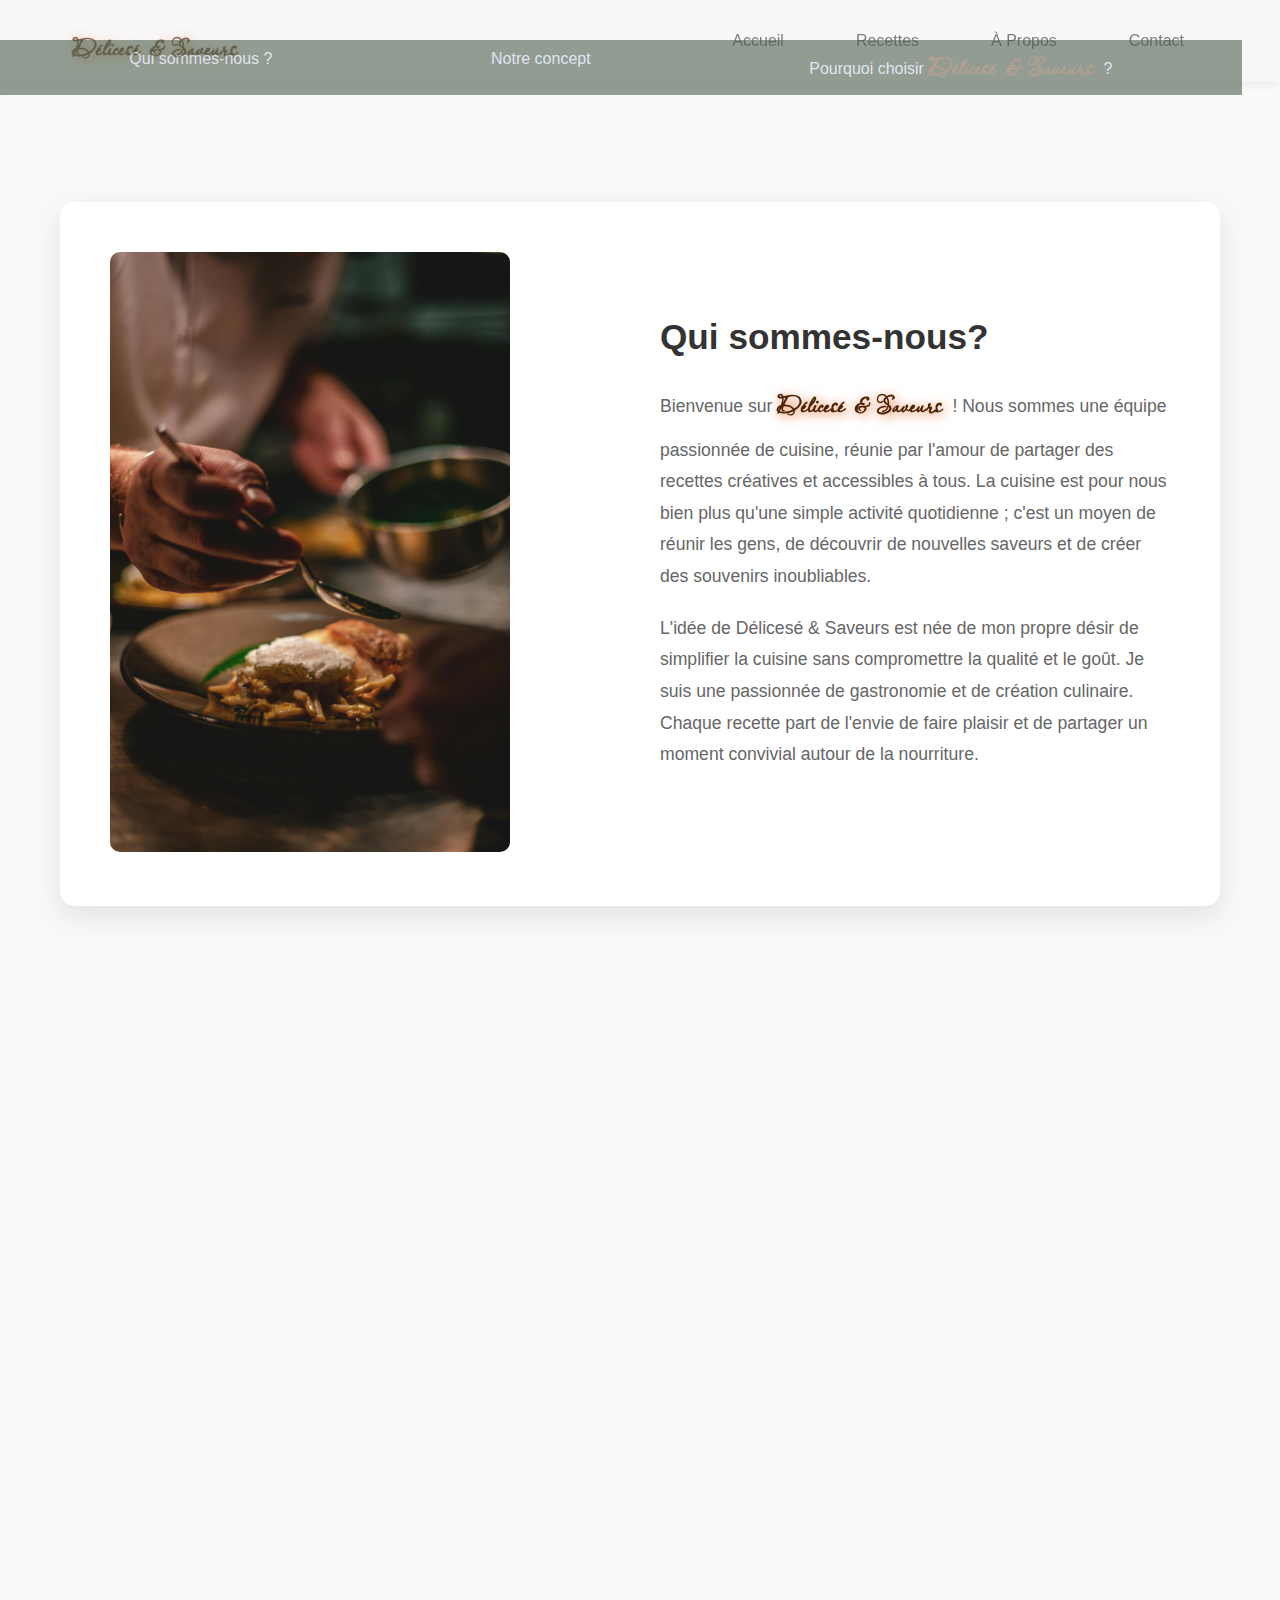
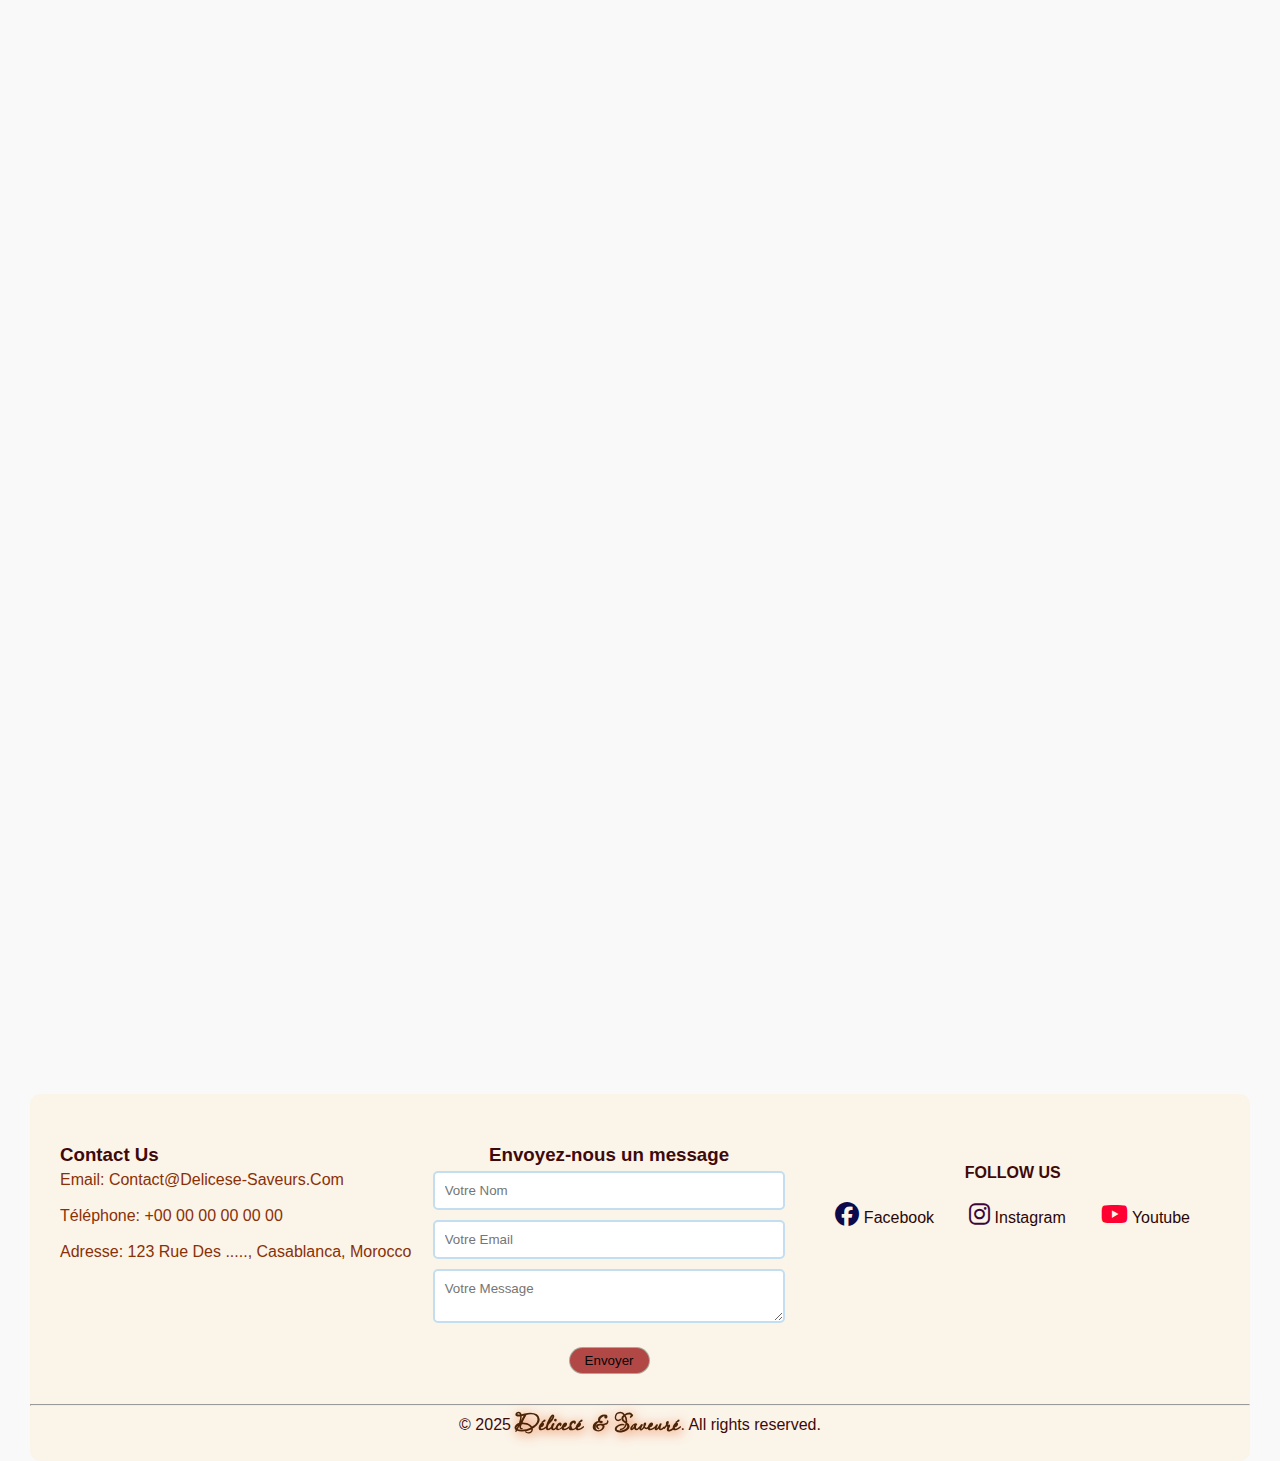
<file: about.html>
<!DOCTYPE html>
<html lang="en">

<head>
    <meta charset="UTF-8">
    <meta name="viewport" content="width=device-width, initial-scale=1.0">
    <title>Document</title>
    <link rel="stylesheet" href="about.css">
    <link rel="preconnect" href="https://fonts.googleapis.com">
    <link rel="preconnect" href="https://fonts.gstatic.com" crossorigin>
    <link href="https://fonts.googleapis.com/css2?family=Fleur+De+Leah&family=Passions+Conflict&display=swap"
        rel="stylesheet">
    <link rel="preconnect" href="https://fonts.googleapis.com">
    <link rel="preconnect" href="https://fonts.gstatic.com" crossorigin>
    <link
        href="https://fonts.googleapis.com/css2?family=Fleur+De+Leah&family=Neonderthaw&family=Passions+Conflict&display=swap"
        rel="stylesheet">
    <link rel="stylesheet" href="https://cdnjs.cloudflare.com/ajax/libs/font-awesome/6.7.2/css/all.min.css"
        integrity="sha512-Evv84Mr4kqVGRNSgIGL/F/aIDqQb7xQ2vcrdIwxfjThSH8CSR7PBEakCr51Ck+w+/U6swU2Im1vVX0SVk9ABhg=="
        crossorigin="anonymous" referrerpolicy="no-referrer" />
</head>

<body>
    <header>
        <div class="header-container">
            <a href="index.html" class="logo">Délicesé & Saveurs</a>
            <!-- 1 nav bar  -->
            <nav class="nav-menu">
                <ul>

                    <li><a href="index.html">Accueil</a></li>
                    <li><a href="recettes.html">Recettes</a></li>
                    <li><a href="#qui_s_n">À Propos</a></li>
                    <li><a href="#">Contact</a></li>
                </ul>
            </nav>
        </div>
        <!-- Deuxième Navbar Fixe -->
        <div class="navbar-bottom">
            <ul>
                <li><a href="#qui_s_n">Qui sommes-nous ?</a></li>
                <li><a href="#concept">Notre concept</a></li>
                <li><a href="#nous_choisir">Pourquoi choisir <span class="logo_1">Délicesé & Saveurs </span>?</a></li>
                <!-- <li><a href="#">Page 4</a></li> -->
            </ul>
        </div>
    </header>
    <div class="container">
        <!-- Section 1 -->
        <section class="section">
            <div class="section-image" id="qui_s_n">
                <img src="nConcept.jpg" alt="Our Team">
            </div>
            <div class="section-content">
                <h2>Qui sommes-nous?</h2>
                <p>Bienvenue sur <span class="logo">Délicesé & Saveurs </span>! Nous sommes une équipe passionnée de
                    cuisine, réunie par l'amour de partager des recettes créatives et accessibles à tous. La cuisine est
                    pour nous bien plus qu'une simple activité quotidienne ; c'est un moyen de réunir les gens, de
                    découvrir
                    de nouvelles saveurs et de créer des souvenirs inoubliables.</p>
                <p>L'idée de Délicesé & Saveurs est née de mon
                    propre désir de simplifier la cuisine sans compromettre la qualité et le goût. Je suis une
                    passionnée de
                    gastronomie et de création culinaire. Chaque recette part de l'envie de faire plaisir et de partager
                    un
                    moment convivial autour de la nourriture.</p>
            </div>
        </section>

        <!-- Section 2 -->
        <section class="section">
            <div class="section-image" id="concept">
                <img src="PNChoisir.jpg" alt="Our Mission">
            </div>
            <div class="section-content">
                <h2>Notre Concept</h2>
                <p>Notre concept repose sur l'idée que la cuisine doit être simple, mais pleine de saveurs. Nous nous
                    inspirons de traditions culinaires du monde entier, en les adaptant à la vie moderne. Nos recettes
                    sont
                    conçues pour être faciles à réaliser, avec des ingrédients que l'on trouve facilement dans le
                    commerce,
                    mais toujours avec une touche créative. Que ce soit pour un dîner rapide en semaine, une occasion
                    spéciale, ou pour impressionner vos invités, nous avons des solutions pour tous les besoins. Chaque
                    recette est pensée pour vous offrir une expérience gustative unique tout en étant pratique et
                    accessible.</p>
            </div>
        </section>

        <!-- Section 3 -->
        <section class="section">
            <div class="section-image" id="nous_choisir">
                <img src="again.jpg" alt="Photo_Espace_travail_Cuisine">
            </div>
            <div class="section-content">
                <h2>Pourquoi nous-choisir?</h2>
                <p><span class="logo">Délicesé & Saveurs</span> est l'endroit idéal pour ceux qui cherchent des recettes
                    simples, délicieuses et inspirantes. Ce qui nous distingue, c'est notre approche conviviale et notre
                    désir de rendre chaque plat accessible, sans sacrifier la qualité.</p>
                <p>Chaque recette est testée pour
                    garantir un résultat savoureux, et nous privilégions des ingrédients naturels et de saison. Que vous
                    soyez débutant en cuisine ou un chef expérimenté, vous trouverez ici des astuces et des idées pour
                    améliorer vos repas du quotidien.</p>
            </div>
        </section>
    </div>

    <footer>
        <div class="footer-container">
            <div class="contact-info">
                <h3 id="contact">Contact Us</h3>
                <ul>
                    <li><a href="mailto:contact@delicese-saveurs.com">Email: contact@delicese-saveurs.com</a></li>
                    <br>
                    <li><a href="#">Téléphone: +00 00 00 00 00 00</a></li>
                    <br>
                    <li><a href="#">Adresse: 123 Rue des ....., Casablanca, Morocco</a></li>
                </ul>
            </div>

            <div class="contact-form">
                <h3>Envoyez-nous un message</h3>
                <form action="#" method="post">
                    <input type="text" placeholder="Votre Nom" required>
                    <input type="email" placeholder="Votre Email" required>
                    <textarea placeholder="Votre Message" required></textarea>
                    <button type="submit">Envoyer</button>
                </form>
            </div>

            <section class="all_2">
                <div class="s_m">
                    <p>Follow Us</p>
                    <ul>
                        <li>
                            <a href="#" class="social-link" id="face">
                                <i class="fa-brands fa-facebook fa-bounce" style="color: rgb(10, 10, 77);"></i> Facebook
                            </a>
                        </li>
                        <li>
                            <a href="#" class="social-link" id="insta">
                                <i class="fa-brands fa-instagram fa-bounce" style="color: rgb(60, 7, 60);"></i>
                                Instagram
                            </a>
                        </li>
                        <li>
                            <a href="#" class="social-link" id="ytb">
                                <i class="fa-brands fa-youtube fa-bounce" style="color: #ff0033;"></i> Youtube
                            </a>
                        </li>
                    </ul>
                </div>
            </section>
        </div>
        <hr>
        <p>&copy; 2025 <a href="my_site_web.html" class="logo">Délicesé & Saveuré</a>. All rights reserved.</p>
    </footer>
    <script>
        // Intersection Observer for scroll animations
        const sections = document.querySelectorAll('.section');

        const observer = new IntersectionObserver((entries) => {
            entries.forEach(entry => {
                if (entry.isIntersecting) {
                    entry.target.classList.add('visible');
                }
            });
        }, { threshold: 0.1 });

        sections.forEach(section => {
            observer.observe(section);
        });

        // Optional: Add smooth scroll behavior
        document.querySelectorAll('a[href^="#"]').forEach(anchor => {
            anchor.addEventListener('click', function (e) {
                e.preventDefault();
                document.querySelector(this.getAttribute('href')).scrollIntoView({
                    behavior: 'smooth'
                });
            });
        });
    </script>
</body>

</html>
</file>
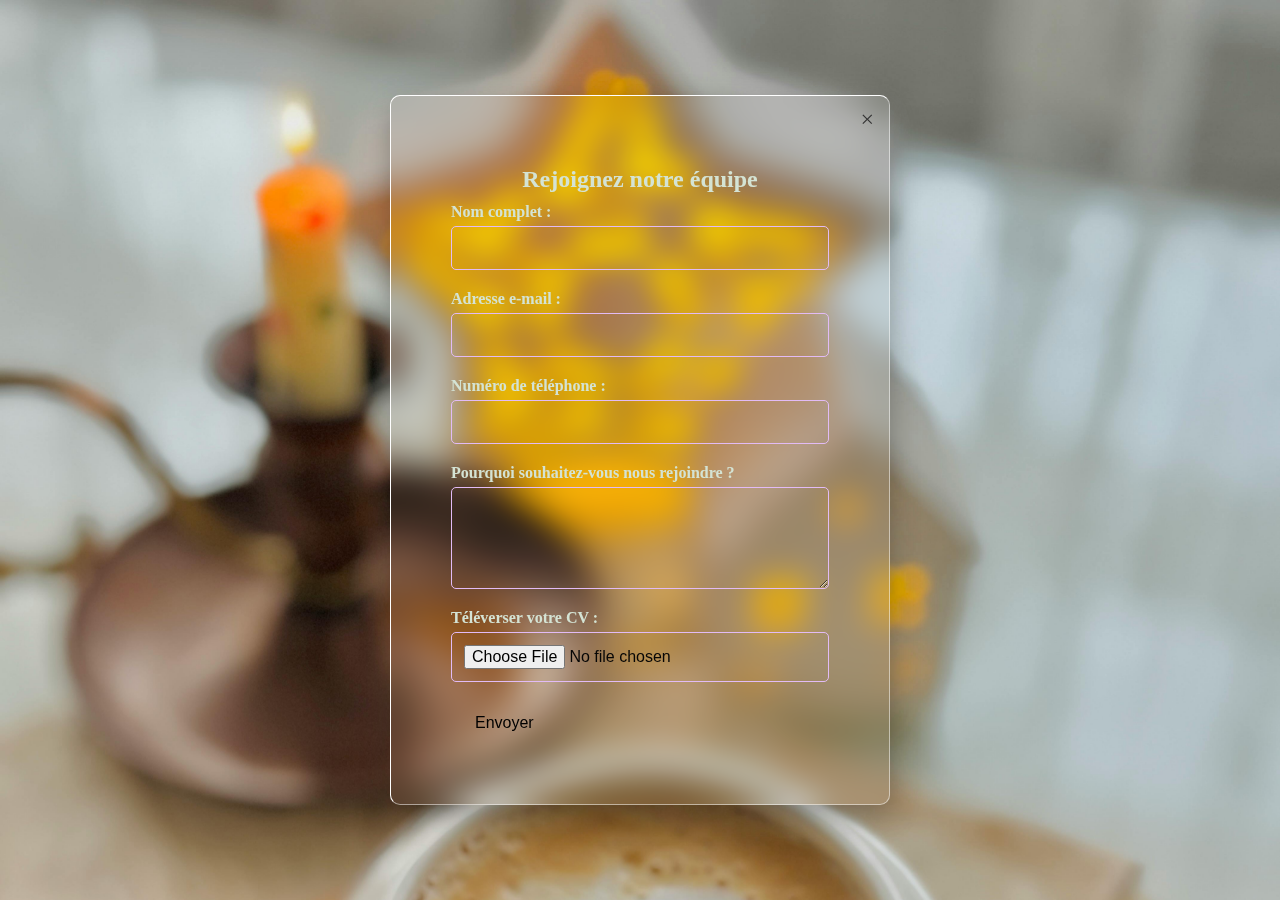
<file: form.html>
<html lang="fr">

    <head>
        <meta charset="UTF-8">
        <meta name="viewport" content="width=device-width, initial-scale=1.0">
        <title>Rejoignez-nous</title>
        <link rel="stylesheet" href="form.css">
    </head>

    <body>
        <div class="form-overlay">
            <div class="form-container">
                <a href="index.html"><span class="close-button" id="closeFormButton">&times;</span></a>
                <h2>Rejoignez notre équipe</h2>
                <form id="joinTeamForm" action="">
                
                    <div class="form-group">
                        <label for="fullName">Nom complet :</label>
                        <input type="text" id="fullName" name="fullName" required>
                    </div>
                    <div class="form-group">
                        <label for="email">Adresse e-mail :</label>
                        <input type="email" id="email" name="email" required>
                    </div>
                    <div class="form-group">
                        <label for="phone">Numéro de téléphone :</label>
                        <input type="tel" id="phone" name="phone">
                    </div>
                    <div class="form-group">
                        <label for="message">Pourquoi souhaitez-vous nous rejoindre ?</label>
                        <textarea id="message" name="message" rows="4" required></textarea>
                    </div>
                    <div class="form-group">
                        <label for="cv">Téléverser votre CV :</label>
                        <input type="file" id="cv" name="cv" accept=".pdf,.doc,.docx">
                    </div>
                    <button type="submit">Envoyer</button>
                </form>
            </div>
        </div>
    </body>

    </html>
</file>
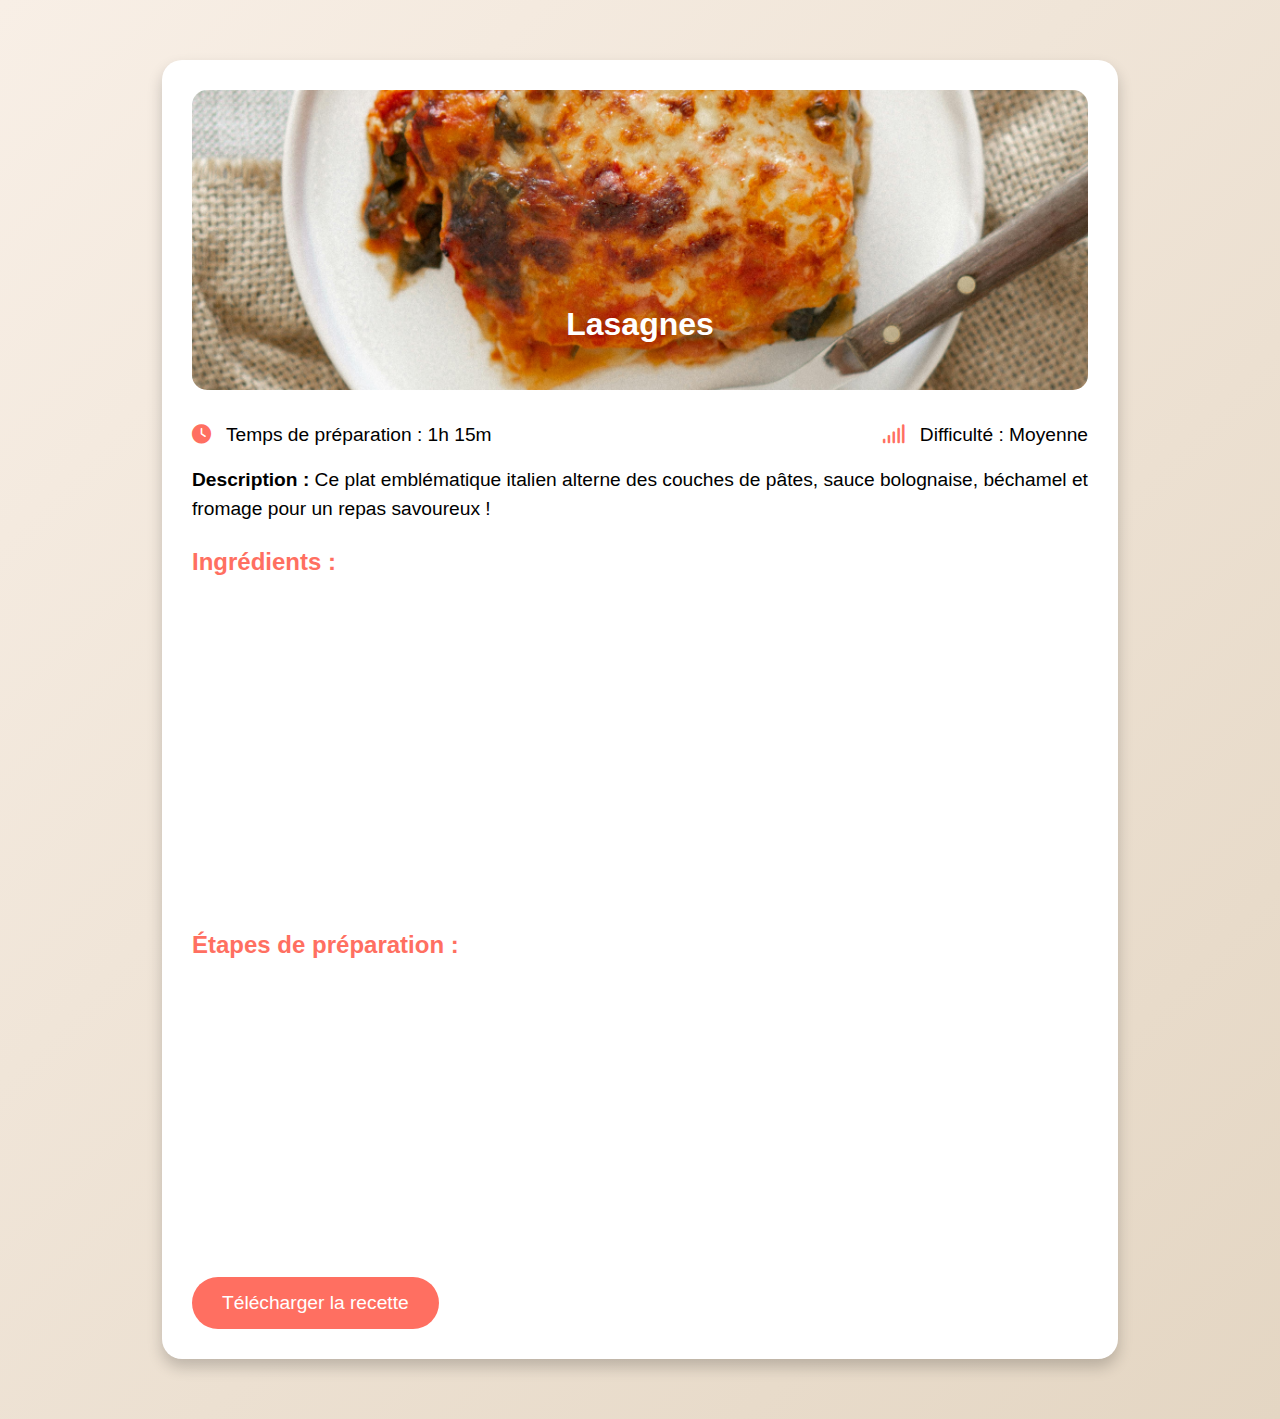
<file: lasagna.html>
<!DOCTYPE html>
<html lang="fr">

<head>
    <meta charset="UTF-8">
    <meta name="viewport" content="width=device-width, initial-scale=1.0">
    <title>Recette Lasagne</title>
    <link rel="stylesheet" href="https://cdnjs.cloudflare.com/ajax/libs/font-awesome/6.0.0-beta3/css/all.min.css">
    <link rel="stylesheet" href="lasagna.css">
</head>

<body>

    <div class="recipe-card">
        <div class="recipe-header">
            <img src="lasagna.jpg" alt="Lasagnes">
            <h1>Lasagnes</h1>
        </div>
        <div class="recipe-details">
            <div class="info">
                <span><i class="fas fa-clock"></i> Temps de préparation : 1h 15m</span>
                <span><i class="fas fa-signal"></i> Difficulté : Moyenne</span>
            </div>
            <p><strong>Description :</strong> Ce plat emblématique italien alterne des couches de pâtes, sauce
                bolognaise, béchamel et fromage pour un repas savoureux !</p>
            <h3>Ingrédients :</h3>
            <ul class="ingredients">
                <li><i class="fas fa-carrot"></i> 500g de bœuf haché</li>
                <li><i class="fas fa-carrot"></i> 1 oignon, haché</li>
                <li><i class="fas fa-carrot"></i> 2 gousses d’ail, écrasées</li>
                <li><i class="fas fa-carrot"></i> 800g de tomates en conserve</li>
                <li><i class="fas fa-carrot"></i> 300g de feuilles de lasagne</li>
                <li><i class="fas fa-carrot"></i> 500ml de sauce béchamel</li>
                <li><i class="fas fa-carrot"></i> 200g de mozzarella râpée</li>
                <li><i class="fas fa-carrot"></i> 100g de parmesan râpé</li>
                <li><i class="fas fa-carrot"></i> 2 cuillères à soupe d’huile d’olive</li>
                <li><i class="fas fa-carrot"></i> Sel et poivre au goût</li>
            </ul>
            <h3>Étapes de préparation :</h3>
            <ul class="steps">
                <li><i class="fas fa-check-circle"></i> Préchauffez le four à 190°C (375°F).</li>
                <li><i class="fas fa-check-circle"></i> Chauffez l’huile d’olive dans une poêle, faites revenir l’oignon
                    et l’ail jusqu’à ce qu’ils soient parfumés.</li>
                <li><i class="fas fa-check-circle"></i> Ajoutez le bœuf haché, faites-le cuire jusqu’à ce qu’il soit
                    bien doré. Incorporez les tomates en conserve, assaisonnez avec du sel et du poivre. Laissez mijoter
                    20 minutes.</li>
                <li><i class="fas fa-check-circle"></i> Faites cuire les feuilles de lasagne selon les instructions du
                    paquet, puis réservez.</li>
                <li><i class="fas fa-check-circle"></i> Dans un plat à gratin, disposez des couches successives de
                    feuilles de lasagne, sauce bolognaise, béchamel et fromage. Répétez jusqu’à épuisement, en terminant
                    par une couche de béchamel et de fromage.</li>
                <li><i class="fas fa-check-circle"></i> Faites cuire au four pendant 45 minutes, ou jusqu’à ce que le
                    dessus soit doré et bouillonnant.</li>
                <li><i class="fas fa-check-circle"></i> Laissez reposer 10 minutes avant de servir. Bon appétit !</li>
            </ul>
        </div>
        <!-- <button class="btn">Télécharger la recette</button> -->
        <a href="images/LASAGNA_card.png" download="LASAGNA_card.png">
            <button class="btn">Télécharger la recette</button>
        </a>
    </div>
    <script>
        document.getElementById("downloadBtn").addEventListener("click", function () {
            const filePath = "C:/Users/Dell/Desktop/tjriba/images/LASAGNA_card.png"; // Chemin local
            const fileName = "LASAGNA_card.png"; // Nom du fichier

            fetch(filePath)
                .then(response => response.blob())
                .then(blob => {
                    const url = window.URL.createObjectURL(blob);
                    const a = document.createElement("a");
                    a.href = url;
                    a.download = fileName;
                    document.body.appendChild(a);
                    a.click();
                    document.body.removeChild(a);
                    window.URL.revokeObjectURL(url);
                })
                .catch(error => console.error("Erreur lors du téléchargement :", error));
        });
    </script>
</body>

</html>
</file>
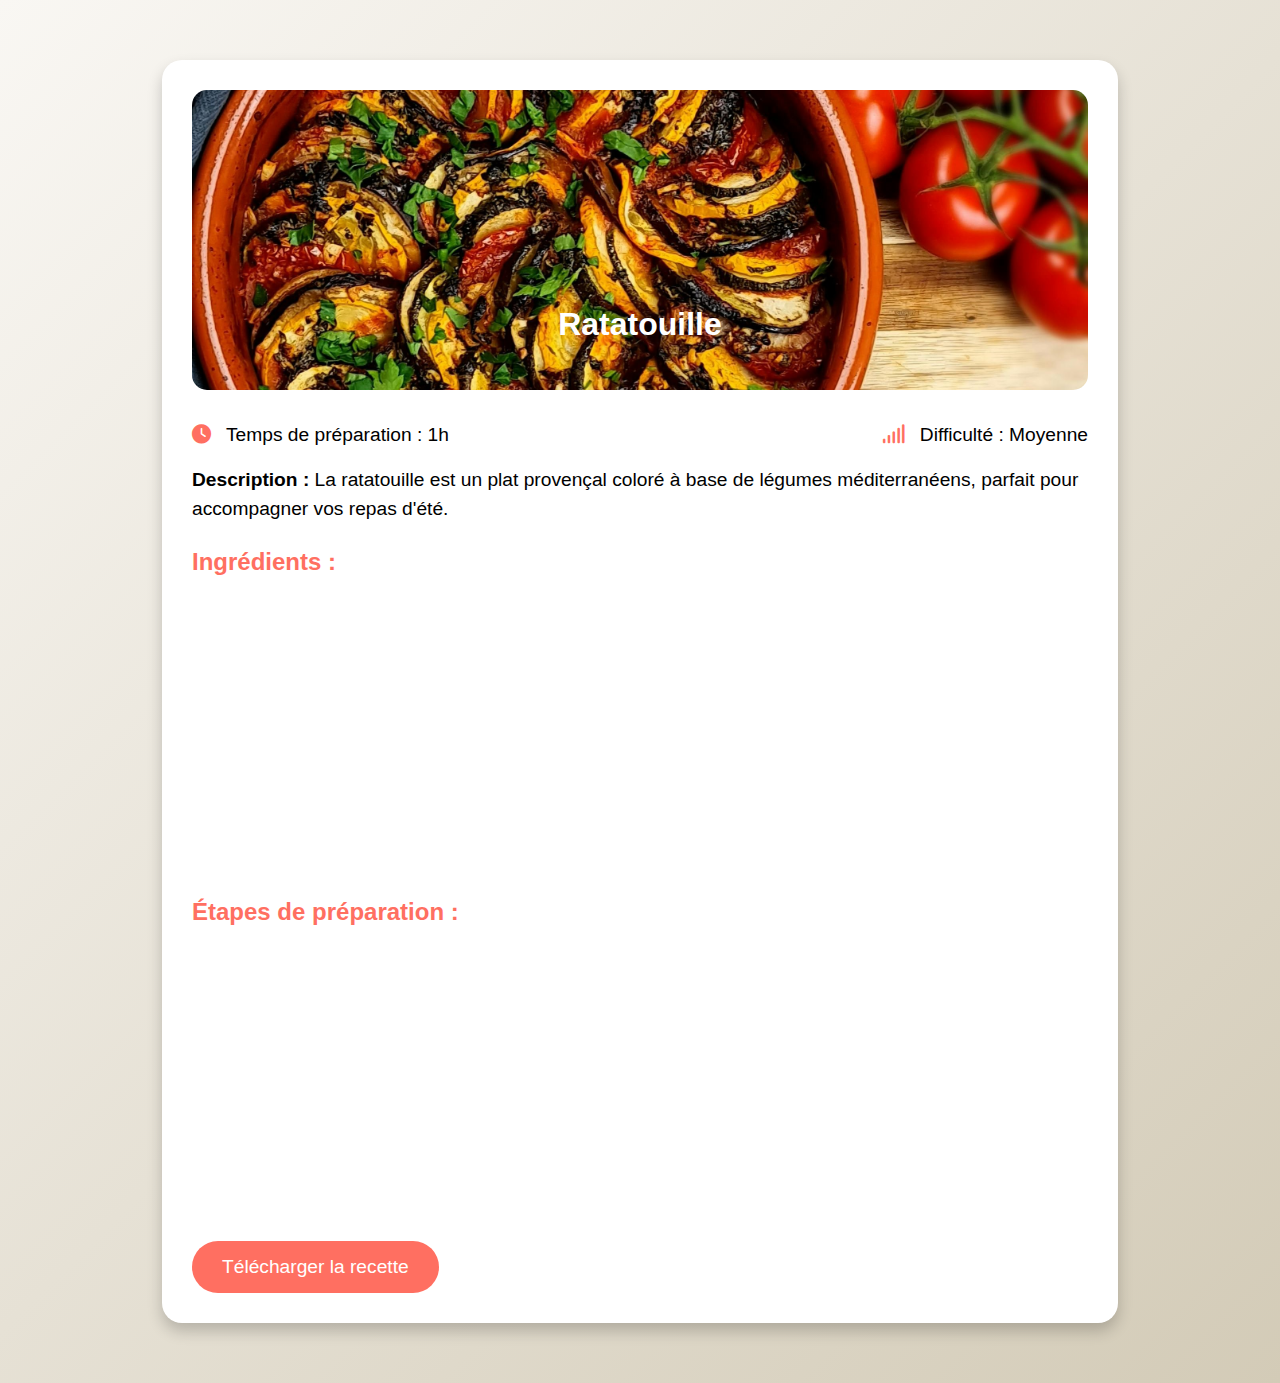
<file: Ratatouille.html>
<!DOCTYPE html>
<html lang="fr">
<head>
    <meta charset="UTF-8">
    <meta name="viewport" content="width=device-width, initial-scale=1.0">
    <title>Recette Ratatouille</title>
    <link rel="stylesheet" href="https://cdnjs.cloudflare.com/ajax/libs/font-awesome/6.0.0-beta3/css/all.min.css">
    <link rel="stylesheet" href="ratatouille.css">
</head>
<body>

<div class="recipe-card">
    <div class="recipe-header">
        <img src="RATATOUILLE.jpg" alt="Ratatouille">
        <h1>Ratatouille</h1>
    </div>
    <div class="recipe-details">
        <div class="info">
            <span><i class="fas fa-clock"></i> Temps de préparation : 1h</span>
            <span><i class="fas fa-signal"></i> Difficulté : Moyenne</span>
        </div>
        <p><strong>Description :</strong> La ratatouille est un plat provençal coloré à base de légumes méditerranéens, parfait pour accompagner vos repas d'été.</p>
        <h3>Ingrédients :</h3>
        <ul class="ingredients">
            <li><i class="fas fa-carrot"></i> 2 courgettes</li>
            <li><i class="fas fa-carrot"></i> 1 aubergine</li>
            <li><i class="fas fa-carrot"></i> 2 poivrons (rouge et jaune)</li>
            <li><i class="fas fa-carrot"></i> 3 tomates</li>
            <li><i class="fas fa-carrot"></i> 1 oignon</li>
            <li><i class="fas fa-carrot"></i> 2 gousses d'ail</li>
            <li><i class="fas fa-carrot"></i> 3 cuillères à soupe d'huile d'olive</li>
            <li><i class="fas fa-carrot"></i> Herbes de Provence</li>
            <li><i class="fas fa-carrot"></i> Sel et poivre au goût</li>
        </ul>
        <h3>Étapes de préparation :</h3>
        <ul class="steps">
            <li><i class="fas fa-check-circle"></i> Lavez et découpez les légumes en dés ou en fines tranches.</li>
            <li><i class="fas fa-check-circle"></i> Dans une grande poêle, faites chauffer l'huile d'olive.</li>
            <li><i class="fas fa-check-circle"></i> Faites revenir l'oignon et l'ail jusqu'à ce qu'ils soient dorés.</li>
            <li><i class="fas fa-check-circle"></i> Ajoutez les poivrons et faites cuire 5 minutes.</li>
            <li><i class="fas fa-check-circle"></i> Incorporez les courgettes, l'aubergine, et faites cuire encore 10 minutes.</li>
            <li><i class="fas fa-check-circle"></i> Ajoutez les tomates, les herbes de Provence, le sel et le poivre.</li>
            <li><i class="fas fa-check-circle"></i> Laissez mijoter à feu doux pendant 30 minutes en remuant régulièrement.</li>
            <li><i class="fas fa-check-circle"></i> Servez chaud ou tiède, accompagné de riz ou de pain frais. Bon appétit !</li>
        </ul>
    </div>
    <button class="btn">Télécharger la recette</button>
</div>

</body>
</html>
</file>
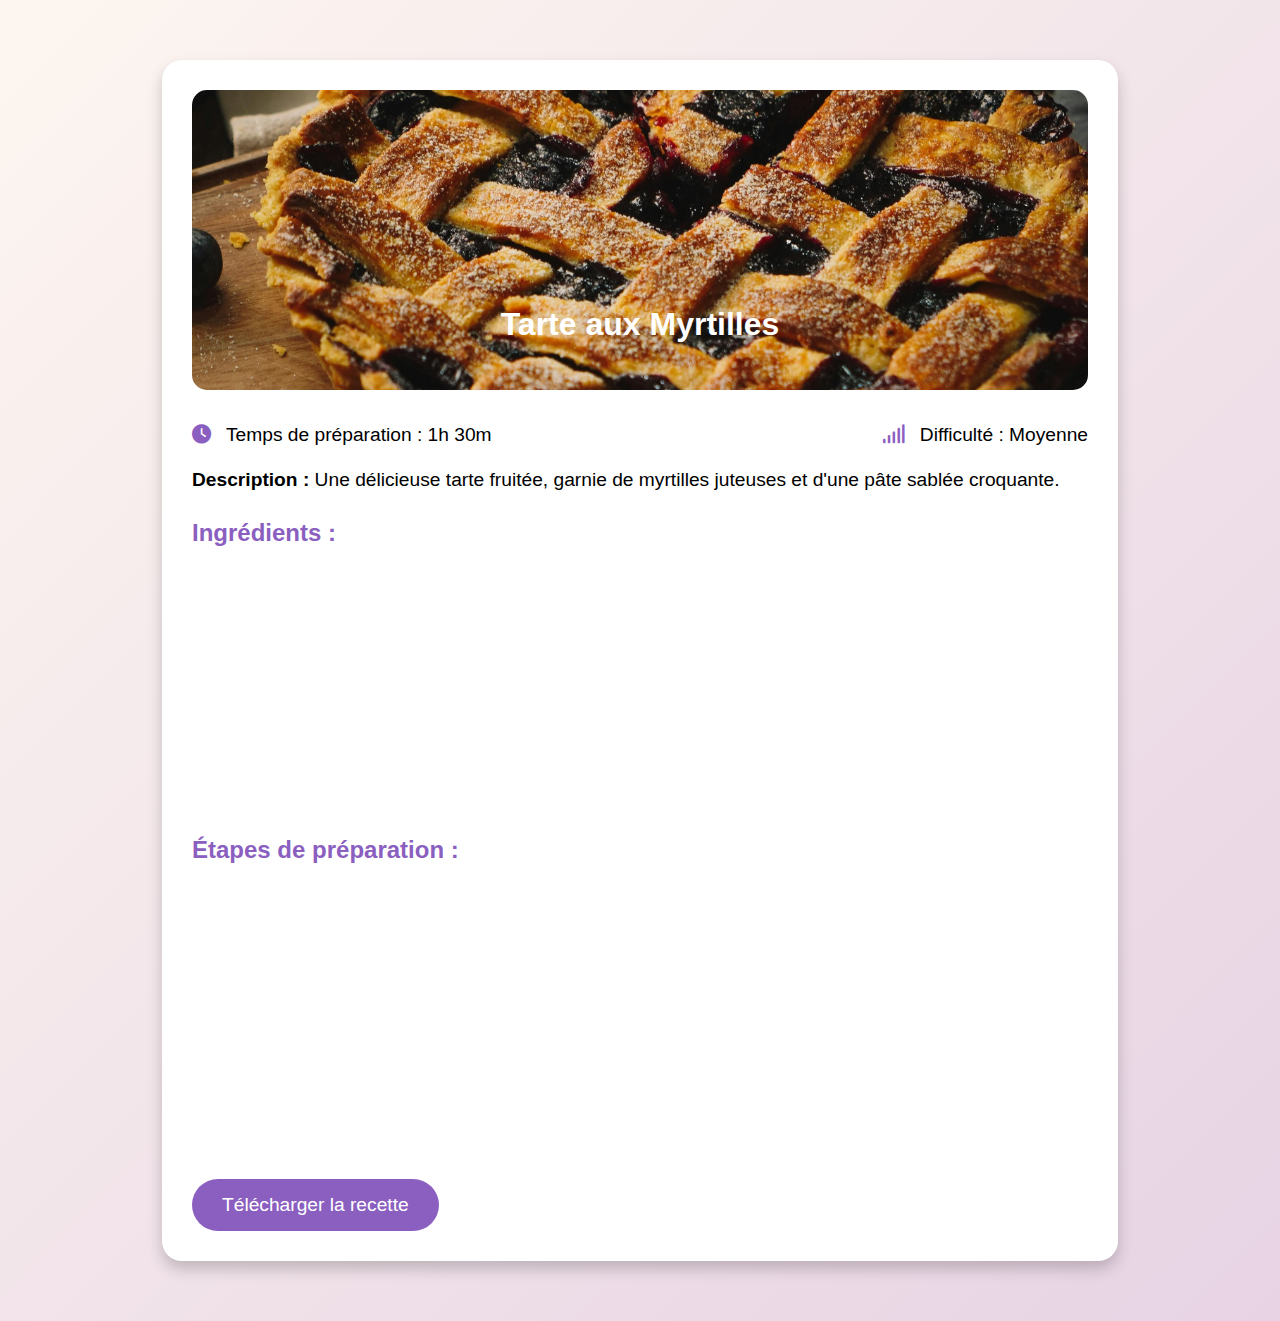
<file: tarte_myrt.html>
<!DOCTYPE html>
<html lang="fr">

<head>
    <meta charset="UTF-8">
    <meta name="viewport" content="width=device-width, initial-scale=1.0">
    <title>Recette Tarte aux Myrtilles</title>
    <link rel="stylesheet" href="https://cdnjs.cloudflare.com/ajax/libs/font-awesome/6.0.0-beta3/css/all.min.css">
    <link rel="stylesheet" href="tarte_myrt.css">
</head>

<body>

    <div class="recipe-card">
        <div class="recipe-header">
            <img src="Blueberry Pie.jpg" alt="Tarte aux Myrtilles">
            <h1>Tarte aux Myrtilles</h1>
        </div>
        <div class="recipe-details">
            <div class="info">
                <span><i class="fas fa-clock"></i> Temps de préparation : 1h 30m</span>
                <span><i class="fas fa-signal"></i> Difficulté : Moyenne</span>
            </div>
            <p><strong>Description :</strong> Une délicieuse tarte fruitée, garnie de myrtilles juteuses et d'une pâte
                sablée croquante.</p>
            <h3>Ingrédients :</h3>
            <ul class="ingredients">
                <li><i class="fas fa-carrot"></i> 250g de farine</li>
                <li><i class="fas fa-carrot"></i> 125g de beurre froid</li>
                <li><i class="fas fa-carrot"></i> 100g de sucre</li>
                <li><i class="fas fa-carrot"></i> 1 œuf</li>
                <li><i class="fas fa-carrot"></i> 500g de myrtilles</li>
                <li><i class="fas fa-carrot"></i> 2 cuillères à soupe de sucre en poudre</li>
                <li><i class="fas fa-carrot"></i> 1 cuillère à soupe de maïzena</li>
                <li><i class="fas fa-carrot"></i> Zeste de citron (facultatif)</li>
            </ul>
            <h3>Étapes de préparation :</h3>
            <ul class="steps">
                <li><i class="fas fa-check-circle"></i> Préparez la pâte : mélangez la farine et le sucre, ajoutez le
                    beurre froid en morceaux, et sablez du bout des doigts.</li>
                <li><i class="fas fa-check-circle"></i> Incorporez l'œuf, formez une boule, enveloppez-la dans un film
                    plastique et laissez reposer au frais 30 minutes.</li>
                <li><i class="fas fa-check-circle"></i> Préchauffez le four à 180°C (350°F).</li>
                <li><i class="fas fa-check-circle"></i> Étalez la pâte et foncez un moule à tarte. Piquez le fond avec
                    une fourchette.</li>
                <li><i class="fas fa-check-circle"></i> Faites précuire la pâte à blanc pendant 15 minutes.</li>
                <li><i class="fas fa-check-circle"></i> Mélangez les myrtilles avec le sucre, la maïzena et le zeste de
                    citron.</li>
                <li><i class="fas fa-check-circle"></i> Disposez les myrtilles sur la pâte précuite et enfournez pour 25
                    minutes supplémentaires.</li>
                <li><i class="fas fa-check-circle"></i> Laissez refroidir avant de servir. Bon appétit !</li>
            </ul>
        </div>

        <!-- <a href="images/tarte_card.png" download="tarte_card.png">
            <button class="btn">Télécharger la recette</button>
        </a> -->
        <a href="images/tarte_card.png" download="tarte_card.png">
            <button class="btn">Télécharger la recette</button>
        </a>
        <!-- <button class="btn" id="downloadBtn">Télécharger la recette</button> -->
    </div>

    <script>
        document.getElementById("downloadBtn").addEventListener("click", function () {
            const filePath = "C:/Users/Dell/Desktop/tjriba/tarte_card.png"; // Chemin local
            const fileName = "tarte_card.png"; // Nom du fichier

            fetch(filePath)
                .then(response => response.blob())
                .then(blob => {
                    const url = window.URL.createObjectURL(blob);
                    const a = document.createElement("a");
                    a.href = url;
                    a.download = fileName;
                    document.body.appendChild(a);
                    a.click();
                    document.body.removeChild(a);
                    window.URL.revokeObjectURL(url);
                })
                .catch(error => console.error("Erreur lors du téléchargement :", error));
        });
    </script>

</body>

</html>
</file>
<file: about.css>
/* Styles généraux du header */
header {
    background-color: rgba(248, 248, 248, 0.95);
    /* Fond légèrement transparent */
    padding: 1rem 0;
    /* position: fixed; */
    top: 0;
    left: 0;
    width: 100%;
    z-index: 1;
    box-shadow: 0 2px 10px rgba(0, 0, 0, 0.1);
    backdrop-filter: blur(5px);
    opacity: 0.7;
    /* Effet de flou moderne */
}

.header-container {
    max-width: 1200px;
    margin: 0 auto;
    padding: 0 2rem;
    display: flex;
    justify-content: space-between;
    align-items: center;
    flex-wrap: wrap;
    /* Permettre le wrapping sur mobile */
}

/* Logo */
.logo {
    font-size: clamp(1.5rem, 4vw, 2rem);
    margin-top: 15px;
    font-family: "Passions Conflict", serif;
    color: rgb(76, 36, 5);
    font-weight: 800;
    text-decoration: none;
    filter: drop-shadow(2px 2px 6px rgb(236, 116, 61));
    order: 1;
    /* Garder le logo à gauche */
}

.logo_1{
    font-size: clamp(1.5rem, 4vw, 2rem);
    margin-top: 15px;
    font-family: "Passions Conflict", serif;
    color: rgb(76, 36, 5);
    font-weight: 800;
    text-decoration: none;
    /* filter: drop-shadow(2px 2px 6px rgb(236, 116, 61)); */
    order: 1;
}

/* Navigation */
.nav-menu {
    display: flex;
    gap: 1rem;
    order: 2;
    /* Position après le logo */
}

.nav-menu ul {
    display: flex;
    gap: 1.5rem;
    margin: 0;
    padding: 0;
    opacity: 0.9;
}

.nav-menu li {
    position: relative;
    padding: 0.5rem;
    border-right: none;
    /* Retirer les bordures */
    list-style: none;
}

.nav-menu a {
    color: #333;
    text-decoration: none;
    font-weight: 500;
    padding: 0.5rem 1rem;
    transition: all 0.3s ease;
    display: block;
}

/* Hover effects */
.nav-menu a:hover {
    color: #4b1140;
    background-color: rgba(255, 203, 192, 0.3);
    border-radius: 8px;
    transform: scale(0.98);
}

/* Version Mobile */
@media (max-width: 768px) {
    .header-container {
        padding: 0 1rem;
        flex-direction: column;
    }

    .logo {
        margin-bottom: 1rem;
    }

    .nav-menu {
        width: 100%;
        justify-content: center;
        overflow-x: auto;
        /* Défilement horizontal si besoin */
    }

    .nav-menu ul {
        flex-wrap: wrap;
        justify-content: center;
        gap: 0.8rem;
    }

    .nav-menu a {
        padding: 0.5rem;
        font-size: 0.9rem;
    }
}

/* Version Très Petits Écrans */
@media (max-width: 480px) {
    .nav-menu ul {
        gap: 0.5rem;
    }

    .nav-menu a {
        padding: 0.3rem 0.5rem;
    }
}

/* nav bar 2 */
/* Navbar en bas */
.navbar-bottom {
    background-color: rgb(4, 29, 4);
    color: rgb(166, 204, 228);
    padding: 10px 20px;
    position: fixed;
    top: 50px;
    /* Juste sous la première navbar lewla*/
    left: 0;
    width: 97%;
    /* S'étendre sur toute la largeur */
    z-index: 2;
    /* Assurer qu'elle soit au-dessus de la première */
    margin-top: 10px;
    opacity: 0.6;
    /* Commence cachée */
    transform: translateY(-20px);
    /* Commence légèrement au-dessus */
    animation: slideIn 0.5s ease-out forwards;
    /* Animation d'apparition */
}

/* Animation d'apparition de la navbar */
@keyframes slideIn {
    0% {
        opacity: 0;
        transform: translateY(-20px);
    }

    100% {
        opacity: 1;
        transform: translateY(0);
    }
}

/* Style des éléments de la navbar tanya */
.navbar-bottom ul {
    list-style-type: none;
    margin: 0;
    padding: 0;
    display: flex;
    justify-content: space-around;
}

.navbar-bottom li {
    display: inline;
}

.navbar-bottom a {
    color: rgb(188, 205, 233);
    text-decoration: none;
    padding: 10px;
    transition: transform 0.3s ease, color 0.3s ease, font-size 0.3s ease;
    /* Ajout d'une transition douce */
}

.navbar-bottom a:hover {
    color: #5a3417;
    /* Changer la couleur au survol */
    transform: scale(1.1);
    /* Agrandir légèrement au survol */
    font-size: 1.1rem;
    /* Augmenter légèrement la taille du texte */
}

/* Responsive */
@media screen and (max-width: 768px) {
    .navbar-bottom ul {
        flex-direction: column;
        align-items: center;
    }
}

* {
    margin: 0;
    padding: 0;
    box-sizing: border-box;
    font-family: 'Segoe UI', Tahoma, Geneva, Verdana, sans-serif;
}

body {
    background-color: #f9f9f9;
}

.container {
    max-width: 1200px;
    margin: 0 auto;
    padding: 40px 20px;
}

.section {
    display: flex;
    align-items: center;
    margin: 80px 0;
    padding: 30px;
    background: white;
    border-radius: 15px;
    box-shadow: 0 10px 30px rgba(0, 0, 0, 0.1);
    opacity: 0;
    transform: translateY(20px);
    transition: all 0.6s ease;
}

.section.visible {
    opacity: 1;
    transform: translateY(0);
}

.section:nth-child(even) {
    flex-direction: row-reverse;
}

.section-image {
    flex: 1;
    padding: 20px;
}

.section-image img {
    width: 100%;
    max-width: 400px;
    height: auto;
    border-radius: 10px;
    transition: transform 0.3s ease;
}

.section-image img:hover {
    transform: scale(1.03);
}

.section-content {
    flex: 1;
    padding: 20px;
}

.section-content h2 {
    font-size: 2.2em;
    color: #333;
    margin-bottom: 20px;
}

.section-content p {
    font-size: 1.1em;
    line-height: 1.8;
    color: #666;
    margin-bottom: 20px;
}

@media (max-width: 768px) {
    .section {
        flex-direction: column;
        margin: 50px 0;
    }

    .section:nth-child(even) {
        flex-direction: column;
    }

    .section-image {
        text-align: center;
    }

    .section-image img {
        max-width: 100%;
    }
}






footer {
    margin: 100px 30px auto;
    background: rgba(255, 235, 205, 0.367);
    color: #3e0909;
    text-align: center;
    padding: 20px 0;
    border-radius: 10px;
}

.footer-container {
    display: flex;
    justify-content: space-around;
    flex-wrap: wrap;
    padding: 20px;
}

#contact {
    text-align: initial;
    margin-bottom: 5px;
}

.contact-info,
.contact-form,
.s_m {
    flex: 1;
    min-width: 250px;
    margin: 10px;
}

.contact-info ul {
    list-style: none;
    padding: 0;
    display: block;
}

.contact-info ul li a {
    font-size: 16px;
    text-transform: capitalize;
    color: #893007;
    text-decoration: none;
    font-weight: 300;
    display: block;
    transition: all 0.3s ease;
    text-align: justify;
    gap: 10px;
}

.contact-info ul li a:hover {
    color: #7b4747;
    padding-left: 8px;
}



.contact-form input,
.contact-form textarea {
    width: 100%;
    padding: 10px;
    margin: 5px 0;
    border-radius: 5px;
    border: 2px solid #c2def0;
    transition: all 0.3s ease-in-out;
}

input:hover,
textarea:hover {
    border-color: #981608;

}

.contact-form button {
    padding: 5px 15px;
    border: 1px solid rgba(171, 185, 167, 0.856);
    border-radius: 16px;
    background-color: rgba(165, 42, 42, 0.856);
    color: #070606;
    margin-top: 15px;
    cursor: pointer;
}

/* mabghax i5dem m3rftx 3lax 
.contact-form button :hover {
    box-shadow: 0 15px 0 #15893a;
} */

.all_2 {
    background-color: transparent;
    padding: 20px;
    text-align: center;
    border-radius: 15px;
    /* margin: 100px auto; */
}

.s_m p {
    /* font-size: 24px; */
    font-weight: bold;
    color: #3e0909;
    text-transform: uppercase;
    margin-bottom: 10px;
}

.s_m ul {
    list-style: none;
    padding: 0;
    display: flex;
    justify-content: center;
    gap: 15px;
}

.s_m li {
    display: inline-block;
}

.social-link {
    text-decoration: none;
    /* font-size: 18px; */
    color: rgb(42, 6, 6);
    display: block;
    align-items: center;
    gap: 8px;
    padding: 10px 10px;
    border-radius: 8px;
    transition: transform 0.3s ease, background 0.3s ease;
}

.social-link:hover {
    transform: scale(1.1);
    box-shadow: 0 0 10px rgba(255, 255, 255, 0.5);
    animation: neon 1s infinite alternate;
}

#face:hover {
    background: rgba(141, 156, 213, 0.842);
}

#insta:hover {
    background-color: rgb(174, 88, 174);
}

#ytb:hover {
    background: rgba(219, 118, 118, 0.842);
}

.social-link i {
    font-size: 24px;
}

@keyframes neon {
    0% {
        box-shadow: 0 0 5px rgba(255, 255, 255, 0.2);
    }

    50% {
        box-shadow: 0 0 15px rgba(255, 255, 255, 0.5);
    }

    100% {
        box-shadow: 0 0 5px rgba(255, 255, 255, 0.2);
    }
}
</file>
<file: form.css>
* {
    margin: 0;
    padding: 0;
    box-sizing: border-box;
    /* font-family: ; */
}

.form-overlay {
    display: flex;
    position: fixed;
    justify-content: center;
    min-height: 100vh;
    align-items: center;
    background: url('pexels-gamze-savas-1871639133-29781717.jpg');
    background-size: cover;
    /* top: 0; */
    /* left: 0; */
    width: 100%;
    height: 100%;
    /* background: rgba(90, 14, 14, 0.7); */
    box-sizing: border-box;

    /* backdrop-filter: blur(10px); */
    /* z-index: 1000; */


    /* overflow: hidden; */
}

.form-container {
    position: relative;
    /* background: linear-gradient(135deg, #ff9a9e, #fad0c4); */
    padding: 60px;
    background: rgba(255, 255, 255, 0.025);
    backdrop-filter: blur(15px);
    border: 1px solid #fff;
    border-bottom: 1px solid rgba(255, 255, 255, 0.5);
    border-right: 1px solid rgba(255, 255, 255, 0.5);
    border-radius: 10px;
    width: 500px;
    display: flex;
    flex-direction: column;
    gap: 10px;
    /* max-height: 100vh; */
    box-shadow: 0 10px 30px rgba(0, 0, 0, 0.3);
    animation: slideIn 0.9s ease-out;

    /* overflow: hidden; */
}

.form-container h2 {
    position: relative;
    width: 100%;
    text-align: center;
    font-size: 1.5rem;
    color: rgb(212, 227, 212);

}


@keyframes slideIn {
    from {
        transform: translateY(-50px);
        opacity: 0;
    }

    to {
        transform: translateY(0);
        opacity: 1;
    }
}

.close-button {
    position: absolute;
    top: 10px;
    right: 15px;
    font-size: 24px;
    cursor: pointer;
    color: #333;
    transition: color 0.3s ease;
}

.close-button:hover {
    color: #d9c5f5;
}

.form-group {
    margin-bottom: 20px;
}

.form-group label {
    color: rgb(212, 227, 212);
    display: block;
    margin-bottom: 5px;
    font-weight: bold;
}

.form-group input,
.form-group textarea {
    color: rgb(6, 6, 6);
    width: 100%;
    padding: 12px;
    border: 1px solid #e2bbf6;
    border-radius: 5px;
    font-size: 16px;
}

.form-group input,
textarea {
    background-color: transparent;
}

.form-group textarea {
    resize: vertical;
}

button[type="submit"] {
    background-color: transparent;
    color: black;
    padding: 12px 24px;
    border: none;
    border-radius: 5px;
    cursor: pointer;
    font-size: 16px;
    transition: background-color 0.3s ease;
}

button[type="submit"]:hover {
    background-color: #c5b6c7;
}
</file>
<file: lasagna.css>
body {
    font-family: 'Arial', sans-serif;
    margin: 60px 0 60px 0;
    padding: 0;
    background: linear-gradient(135deg, #f8efe6, #e4d6c3);
    display: flex;
    justify-content: center;
    align-items: flex-start;
}

.recipe-card {
    background: #fff;
    width: 70%;
    padding: 30px;
    border-radius: 20px;
    box-shadow: 0 8px 15px rgba(0, 0, 0, 0.2);
    overflow: hidden;
    transition: transform 0.3s ease, box-shadow 0.3s ease;
}

.recipe-card:hover {
    transform: scale(1.05);
    box-shadow: 0 12px 25px rgba(0, 0, 0, 0.3);
}

.recipe-header {
    position: relative;
    text-align: center;
    color: #fff;
}

.recipe-header img {
    width: 100%;
    height: 300px;
    object-fit: cover;
    border-radius: 15px;
}

.recipe-header h1 {
    position: absolute;
    bottom: 20px;
    left: 50%;
    transform: translateX(-50%);
    background-color: transparent;
    padding: 10px 20px;
    border-radius: 10px;
    font-size: 2rem;
}

.recipe-details {
    margin: 30px 0;
}

.recipe-details .info {
    display: flex;
    justify-content: space-between;
    align-items: center;
    margin-bottom: 20px;
    font-size: 1.2rem;
}

.recipe-details .info i {
    color: #FF6F61;
    margin-right: 10px;
}

.ingredients, .steps {
    list-style: none;
    padding: 0;
}

.ingredients li, .steps li {
    display: flex;
    align-items: flex-start;
    margin-bottom: 15px;
    animation: fadeIn 1s ease forwards;
    opacity: 0;
}

.ingredients li:nth-child(odd), .steps li:nth-child(odd) {
    animation-delay: 0.2s;
}

.ingredients li:nth-child(even), .steps li:nth-child(even) {
    animation-delay: 0.4s;
}

.ingredients i, .steps i {
    color: #0f2456;
    margin-right: 10px;
}

@keyframes fadeIn {
    to {
        opacity: 1;
    }
}

h3 {
    color: #FF6F61;
    font-size: 1.5rem;
    margin-bottom: 10px;
}

p {
    font-size: 1.2rem;
    line-height: 1.5;
}

.btn {
    display: inline-block;
    margin-top: 20px;
    background: #FF6F61;
    color: #fff;
    padding: 15px 30px;
    border: none;
    border-radius: 50px;
    font-size: 1.2rem;
    cursor: pointer;
    transition: background 0.3s ease, transform 0.3s ease;
}

.btn:hover {
    background: #e55a4d;
    transform: scale(1.1);
}
</file>
<file: ratatouille.css>
body {
    font-family: 'Arial', sans-serif;
    margin: 60px 0 60px 0;
    padding: 0;
    background: linear-gradient(135deg, #f9f7f3, #d3cbb7);
    display: flex;
    justify-content: center;
    align-items: flex-start;
}

.recipe-card {
    background: #fff;
    width: 70%;
    padding: 30px;
    border-radius: 20px;
    box-shadow: 0 8px 15px rgba(0, 0, 0, 0.2);
    overflow: hidden;
    transition: transform 0.3s ease, box-shadow 0.3s ease;
}

.recipe-card:hover {
    transform: scale(1.05);
    box-shadow: 0 12px 25px rgba(0, 0, 0, 0.3);
}

.recipe-header {
    position: relative;
    text-align: center;
    color: #fff;
}

.recipe-header img {
    width: 100%;
    height: 300px;
    object-fit: cover;
    border-radius: 15px;
}

.recipe-header h1 {
    position: absolute;
    bottom: 20px;
    left: 50%;
    transform: translateX(-50%);
    background: transparent;
    padding: 10px 20px;
    border-radius: 10px;
    font-size: 2rem;
}

.recipe-details {
    margin: 30px 0;
}

.recipe-details .info {
    display: flex;
    justify-content: space-between;
    align-items: center;
    margin-bottom: 20px;
    font-size: 1.2rem;
}

.recipe-details .info i {
    color: #FF6F61;
    margin-right: 10px;
}

.ingredients, .steps {
    list-style: none;
    padding: 0;
}

.ingredients li, .steps li {
    display: flex;
    align-items: flex-start;
    margin-bottom: 15px;
    animation: fadeIn 1s ease forwards;
    opacity: 0;
}

.ingredients li:nth-child(odd), .steps li:nth-child(odd) {
    animation-delay: 0.2s;
}

.ingredients li:nth-child(even), .steps li:nth-child(even) {
    animation-delay: 0.4s;
}

.ingredients i, .steps i {
    color: #591a0c;
    margin-right: 10px;
}

@keyframes fadeIn {
    to {
        opacity: 1;
    }
}

h3 {
    color: #FF6F61;
    font-size: 1.5rem;
    margin-bottom: 10px;
}

p {
    font-size: 1.2rem;
    line-height: 1.5;
}

.btn {
    display: inline-block;
    margin-top: 20px;
    background: #FF6F61;
    color: #fff;
    padding: 15px 30px;
    border: none;
    border-radius: 50px;
    font-size: 1.2rem;
    cursor: pointer;
    transition: background 0.3s ease, transform 0.3s ease;
}

.btn:hover {
    background: #e55a4d;
    transform: scale(1.1);
}
</file>
<file: tarte_myrt.css>
body {
    font-family: 'Arial', sans-serif;
    margin: 60px 0 60px 0;
    padding: 0;
    background: linear-gradient(135deg, #fdf6f0, #e7d3e4);
    display: flex;
    justify-content: center;
    align-items: flex-start;
}

.recipe-card {
    background: #fff;
    width: 70%;
    padding: 30px;
    border-radius: 20px;
    box-shadow: 0 8px 15px rgba(0, 0, 0, 0.2);
    overflow: hidden;
    transition: transform 0.3s ease, box-shadow 0.3s ease;
}

.recipe-card:hover {
    transform: scale(1.05);
    box-shadow: 0 12px 25px rgba(0, 0, 0, 0.3);
}

.recipe-header {
    position: relative;
    text-align: center;
    color: #fff;
}

.recipe-header img {
    width: 100%;
    height: 300px;
    object-fit: cover;
    border-radius: 15px;
}

.recipe-header h1 {
    position: absolute;
    bottom: 20px;
    left: 50%;
    transform: translateX(-50%);
    background: transparent;
    padding: 10px 20px;
    border-radius: 10px;
    font-size: 2rem;
}

.recipe-details {
    margin: 30px 0;
}

.recipe-details .info {
    display: flex;
    justify-content: space-between;
    align-items: center;
    margin-bottom: 20px;
    font-size: 1.2rem;
}

.recipe-details .info i {
    color: #8B5FBF;
    margin-right: 10px;
}

.ingredients, .steps {
    list-style: none;
    padding: 0;
}

.ingredients li, .steps li {
    display: flex;
    align-items: flex-start;
    margin-bottom: 15px;
    animation: fadeIn 1s ease forwards;
    opacity: 0;
}

.ingredients li:nth-child(odd), .steps li:nth-child(odd) {
    animation-delay: 0.2s;
}

.ingredients li:nth-child(even), .steps li:nth-child(even) {
    animation-delay: 0.4s;
}

.ingredients i, .steps i {
    color: #420546;
    margin-right: 10px;
}

@keyframes fadeIn {
    to {
        opacity: 1;
    }
}

h3 {
    color: #8B5FBF;
    font-size: 1.5rem;
    margin-bottom: 10px;
}

p {
    font-size: 1.2rem;
    line-height: 1.5;
}

.btn {
    display: inline-block;
    margin-top: 20px;
    background: #8B5FBF;
    color: #fff;
    padding: 15px 30px;
    border: none;
    border-radius: 50px;
    font-size: 1.2rem;
    cursor: pointer;
    transition: background 0.3s ease, transform 0.3s ease;
}

.btn:hover {
    background: #7A4DA6;
    transform: scale(1.1);
}
</file>
